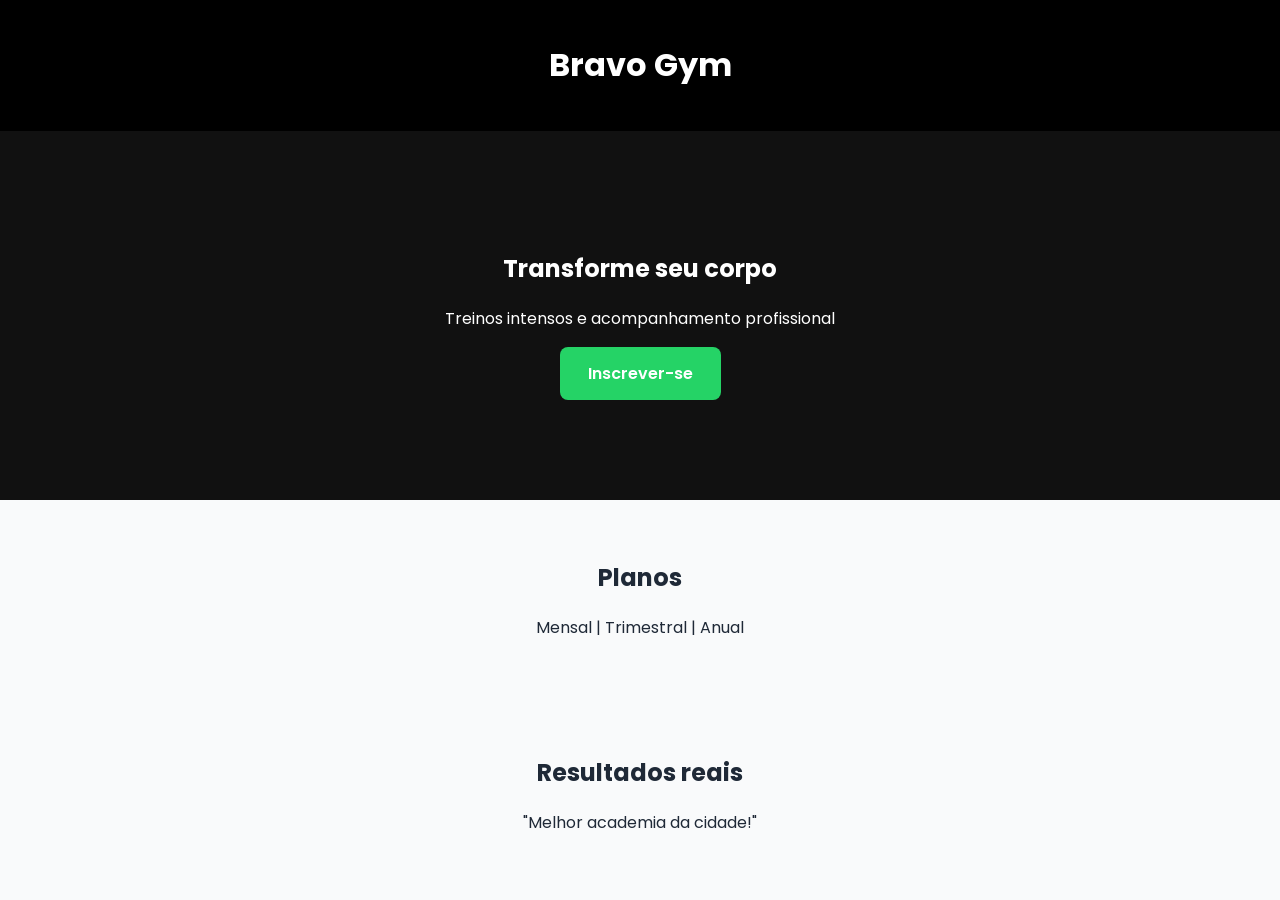
<file: projecto/static/gym-preview.html>
<!DOCTYPE html>
<html>
<head>
    <title>Bravo Gym</title>

    <link href="https://fonts.googleapis.com/css2?family=Poppins:wght@300;400;600;700&display=swap" rel="stylesheet">


    <style>
        body { margin:0; font-family: Arial; }
        header { background:black; color:white; padding:20px; text-align:center; }
        .hero { padding:80px; text-align:center; background:#111; color:white; }
        .btn { background:#e74c3c; padding:15px 25px; color:white; text-decoration:none; }
        .section { padding:40px; text-align:center; }





        body {
            margin: 0;
            font-family: 'Poppins', sans-serif;
            background: #f9fafb;
            color: #1f2937;
        }

        .container {
            max-width: 1100px;
            margin: auto;
            padding: 40px 20px;
        }

        .btn {
            display: inline-block;
            padding: 14px 28px;
            background: #25D366;
            color: white;
            border-radius: 8px;
            text-decoration: none;
            font-weight: 600;
        }

        .hero {
            padding: 100px 20px;
            text-align: center;
        }


    </style>
</head>
<body>

<header>
    <h1>Bravo Gym</h1>
</header>

<div class="hero">
    <h2>Transforme seu corpo</h2>
    <p>Treinos intensos e acompanhamento profissional</p>
    <a class="btn" href="https://wa.me/244932740023">Inscrever-se</a>
</div>

<div class="section">
    <h2>Planos</h2>
    <p>Mensal | Trimestral | Anual</p>
</div>

<div class="section">
    <h2>Resultados reais</h2>
    <p>"Melhor academia da cidade!"</p>
</div>

</body>
</html>
</file>
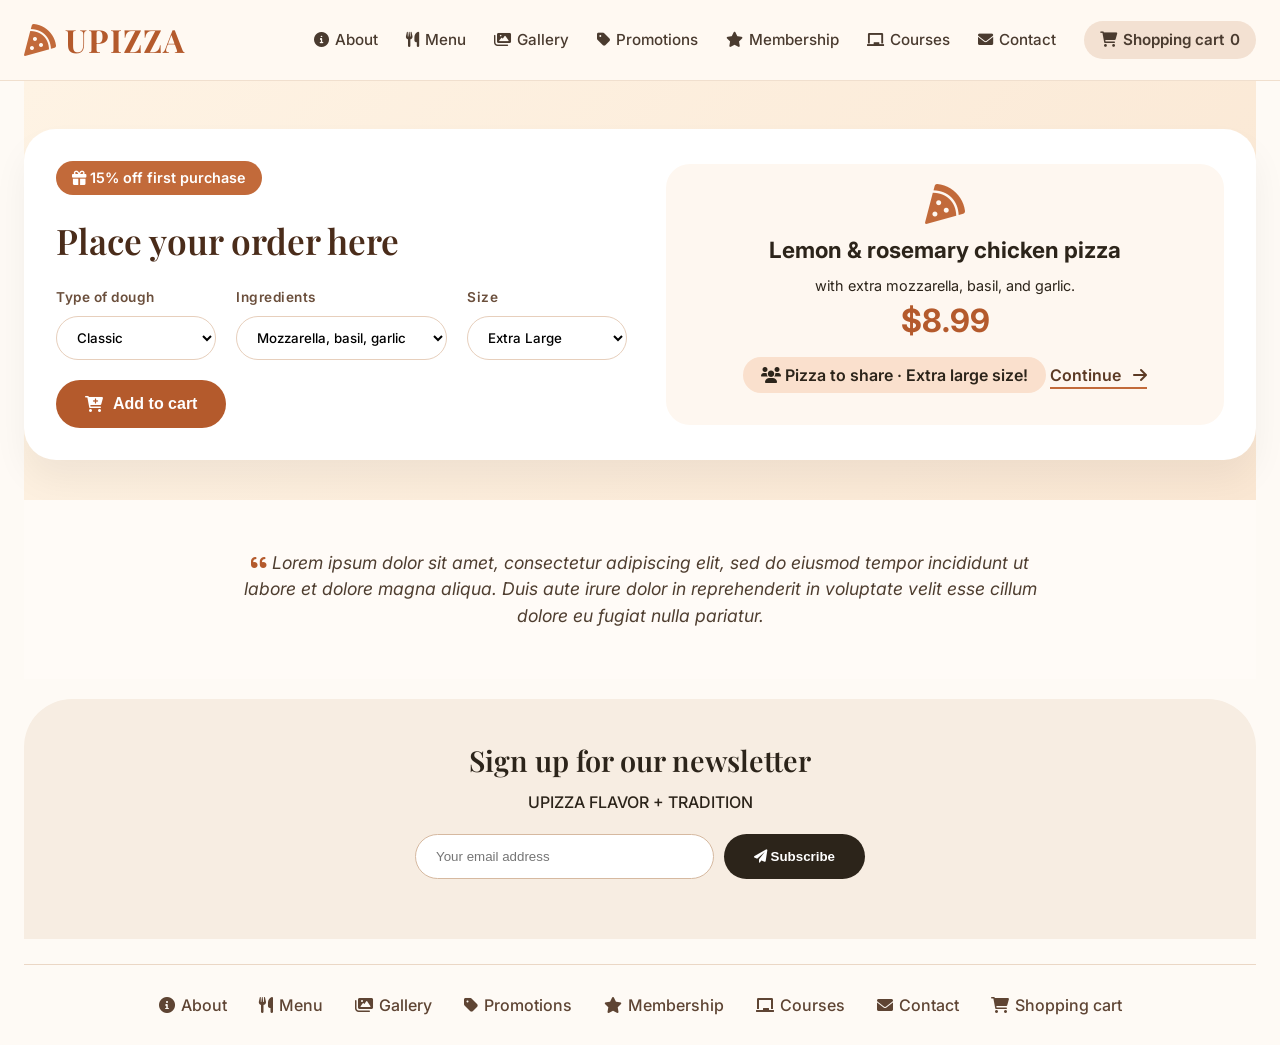
<file: projecto/static/pizza-preview.html>
<!DOCTYPE html>
<html lang="en">
<head>
  <meta charset="UTF-8">
  <meta name="viewport" content="width=device-width, initial-scale=1.0, maximum-scale=1.0, user-scalable=yes">
  <title>UPIZZA · Flavor + Tradition</title>
  <!-- Font Awesome 6 (icons) -->
  <link rel="stylesheet" href="https://cdnjs.cloudflare.com/ajax/libs/font-awesome/6.0.0-beta3/css/all.min.css">
  <!-- Google Fonts: modern & readable -->
  <link rel="preconnect" href="https://fonts.googleapis.com">
  <link rel="preconnect" href="https://fonts.gstatic.com" crossorigin>
  <link href="https://fonts.googleapis.com/css2?family=Inter:opsz,wght@14..32,400;14..32,500;14..32,600;14..32,700&family=Playfair+Display:ital,wght@0,500;0,600;0,700;1,500&display=swap" rel="stylesheet">
  <style>
    * {
      margin: 0;
      padding: 0;
      box-sizing: border-box;
    }

    body {
      font-family: 'Inter', sans-serif;
      background: #fefaf5;
      color: #2c241a;
      line-height: 1.5;
    }

    h1, h2, h3, .serif {
      font-family: 'Playfair Display', serif;
      font-weight: 600;
    }

    .container {
      max-width: 1280px;
      margin: 0 auto;
      padding: 0 24px;
    }

    /* ===== NAVIGATION ===== */
    .navbar {
      background: #fff9f2;
      border-bottom: 1px solid #f0dfce;
      position: sticky;
      top: 0;
      z-index: 50;
      backdrop-filter: blur(6px);
      background: rgba(255, 249, 242, 0.9);
    }

    .nav-container {
      display: flex;
      align-items: center;
      justify-content: space-between;
      flex-wrap: wrap;
      padding: 16px 24px;
    }

    .logo {
      font-family: 'Playfair Display', serif;
      font-size: 2rem;
      font-weight: 700;
      letter-spacing: 1px;
      color: #b45a2c;
      display: flex;
      align-items: center;
      gap: 8px;
    }

    .logo i {
      font-size: 2rem;
      color: #c26a3a;
    }

    .nav-links {
      display: flex;
      align-items: center;
      gap: 28px;
      flex-wrap: wrap;
      font-weight: 500;
    }

    .nav-links a {
      text-decoration: none;
      color: #4a3b2f;
      font-size: 0.95rem;
      transition: color 0.2s;
      display: flex;
      align-items: center;
      gap: 6px;
    }

    .nav-links a:hover {
      color: #b45a2c;
    }

    .cart-icon {
      background: #f3e1d2;
      padding: 8px 16px;
      border-radius: 30px;
      font-weight: 600;
    }

    .hamburger {
      display: none;
      font-size: 1.8rem;
      cursor: pointer;
      color: #5c3e2b;
    }

    /* ===== HERO / ORDER SECTION ===== */
    .hero-order {
      background: linear-gradient(135deg, #fef3e4 0%, #fae7d3 100%);
      padding: 48px 0 40px;
    }

    .order-card {
      background: #ffffff;
      border-radius: 32px;
      box-shadow: 0 20px 35px rgba(0,0,0,0.05);
      padding: 32px;
      display: flex;
      flex-wrap: wrap;
      gap: 32px;
      align-items: center;
      justify-content: space-between;
    }

    .order-left {
      flex: 1 1 300px;
    }

    .order-left h2 {
      font-size: 2.2rem;
      margin-bottom: 8px;
      color: #4a2c1a;
    }

    .discount-badge {
      background: #c26a3a;
      color: white;
      display: inline-block;
      padding: 6px 16px;
      border-radius: 30px;
      font-weight: 600;
      font-size: 0.9rem;
      margin-bottom: 20px;
    }

    .pizza-options {
      display: flex;
      flex-wrap: wrap;
      gap: 20px;
      margin: 20px 0;
    }

    .option-group {
      display: flex;
      flex-direction: column;
      gap: 8px;
    }

    .option-group label {
      font-weight: 600;
      font-size: 0.85rem;
      color: #6b4f3c;
      letter-spacing: 0.5px;
    }

    select, .size-selector {
      padding: 12px 16px;
      border: 1px solid #e7cfbc;
      border-radius: 30px;
      background: white;
      font-family: 'Inter', sans-serif;
      min-width: 160px;
      cursor: pointer;
      outline: none;
      font-weight: 500;
    }

    .add-cart-btn {
      background: #b45a2c;
      color: white;
      border: none;
      padding: 14px 28px;
      border-radius: 40px;
      font-weight: 600;
      font-size: 1rem;
      display: flex;
      align-items: center;
      gap: 10px;
      margin-top: 16px;
      cursor: pointer;
      transition: background 0.3s;
      border: 1px solid transparent;
    }

    .add-cart-btn:hover {
      background: #9b4a22;
    }

    .order-right {
      flex: 1 1 280px;
      background: #fef7f0;
      border-radius: 24px;
      padding: 20px;
      text-align: center;
    }

    .featured-pizza {
      font-weight: 700;
      font-size: 1.4rem;
      margin: 8px 0;
    }

    .price {
      font-size: 2rem;
      font-weight: 700;
      color: #b45a2c;
    }

    .extralarge-badge {
      background: #fae0cd;
      border-radius: 20px;
      padding: 6px 18px;
      display: inline-block;
      margin: 12px 0;
      font-weight: 600;
    }

    .continue-link {
      display: inline-flex;
      align-items: center;
      gap: 12px;
      color: #5c3a24;
      font-weight: 600;
      text-decoration: none;
      margin-top: 15px;
      border-bottom: 2px solid #c26a3a;
    }

    /* ===== ABOUT / TEXT SECTION ===== */
    .about-text {
      padding: 50px 0;
      background: #fffbf7;
    }

    .about-text p {
      max-width: 800px;
      margin: 0 auto;
      font-size: 1.1rem;
      color: #4f3e30;
      text-align: center;
      font-style: italic;
    }

    /* ===== NEWSLETTER ===== */
    .newsletter {
      background: #f7ede2;
      padding: 40px 24px;
      text-align: center;
      border-radius: 48px 48px 0 0;
      margin-top: 20px;
    }

    .newsletter h3 {
      font-size: 1.8rem;
      margin-bottom: 8px;
    }

    .newsletter-form {
      display: flex;
      max-width: 450px;
      margin: 20px auto;
      gap: 10px;
    }

    .newsletter-form input {
      flex: 1;
      padding: 14px 20px;
      border: 1px solid #d6b9a0;
      border-radius: 40px;
      outline: none;
    }

    .newsletter-form button {
      background: #2c241a;
      color: white;
      border: none;
      padding: 0 30px;
      border-radius: 40px;
      font-weight: 600;
      cursor: pointer;
    }

    /* ===== BOTTOM NAV (pages mock) ===== */
    .bottom-nav {
      display: flex;
      justify-content: center;
      flex-wrap: wrap;
      gap: 32px;
      padding: 28px 0;
      border-top: 1px solid #ebd7c5;
      margin-top: 25px;
      font-weight: 500;
      color: #5e4433;
    }

    .bottom-nav span {
      cursor: pointer;
      display: flex;
      align-items: center;
      gap: 6px;
    }

    .bottom-nav span:hover {
      color: #b45a2c;
    }

    /* ===== PAGES (hidden/shown via JS) ===== */
    .page {
      display: none;
    }

    .page.active {
      display: block;
    }

    .page-content {
      min-height: 60vh;
      padding: 40px 24px;
      background: #fffaf5;
      border-radius: 30px;
      margin: 20px 0;
    }

    .menu-grid {
      display: grid;
      grid-template-columns: repeat(auto-fit, minmax(200px, 1fr));
      gap: 24px;
      margin-top: 30px;
    }

    .menu-item {
      background: white;
      padding: 16px;
      border-radius: 20px;
      box-shadow: 0 5px 15px rgba(0,0,0,0.03);
      text-align: center;
    }

    .gallery-grid {
      display: grid;
      grid-template-columns: repeat(auto-fit, minmax(180px, 1fr));
      gap: 20px;
    }

    .gallery-img {
      background: #eddacb;
      height: 160px;
      border-radius: 24px;
      display: flex;
      align-items: center;
      justify-content: center;
      color: #8b5a3a;
      font-size: 2rem;
    }

    .cart-sidebar {
      background: #fff3e8;
      border-radius: 24px;
      padding: 20px;
    }

    @media (max-width: 768px) {
      .nav-links {
        display: none;
        flex-direction: column;
        width: 100%;
        background: #fff9f2;
        padding: 20px;
        margin-top: 16px;
        border-radius: 20px;
      }
      .nav-links.show {
        display: flex;
      }
      .hamburger {
        display: block;
      }
      .order-card {
        flex-direction: column;
      }
    }
  </style>
</head>
<body>
  <header class="navbar">
    <div class="nav-container">
      <div class="logo">
        <i class="fas fa-pizza-slice"></i> UPIZZA
      </div>
      <div class="hamburger" id="hamburgerBtn">
        <i class="fas fa-bars"></i>
      </div>
      <nav class="nav-links" id="navLinks">
        <a href="#" class="nav-item" data-page="about"><i class="fas fa-info-circle"></i> About</a>
        <a href="#" class="nav-item" data-page="menu"><i class="fas fa-utensils"></i> Menu</a>
        <a href="#" class="nav-item" data-page="gallery"><i class="fas fa-images"></i> Gallery</a>
        <a href="#" class="nav-item" data-page="promotions"><i class="fas fa-tag"></i> Promotions</a>
        <a href="#" class="nav-item" data-page="membership"><i class="fas fa-star"></i> Membership</a>
        <a href="#" class="nav-item" data-page="courses"><i class="fas fa-chalkboard"></i> Courses</a>
        <a href="#" class="nav-item" data-page="contact"><i class="fas fa-envelope"></i> Contact</a>
        <a href="#" class="nav-item cart-icon" data-page="cart"><i class="fas fa-shopping-cart"></i> Shopping cart <span id="cartCount">0</span></a>
      </nav>
    </div>
  </header>

  <!-- MAIN DYNAMIC PAGES -->
  <main class="container">
    <!-- Default Home/Order page (visible) -->
    <div id="homePage" class="page active">
      <div class="hero-order">
        <div class="order-card">
          <div class="order-left">
            <span class="discount-badge"><i class="fas fa-gift"></i> 15% off first purchase</span>
            <h2>Place your order here</h2>
            <div class="pizza-options">
              <div class="option-group">
                <label>Type of dough</label>
                <select id="doughSelect">
                  <option>Classic</option>
                  <option>Thin & Crispy</option>
                  <option>Gluten-Free</option>
                  <option>Sourdough</option>
                </select>
              </div>
              <div class="option-group">
                <label>Ingredients</label>
                <select id="ingredientsSelect">
                  <option>Mozzarella, basil, garlic</option>
                  <option>Pepperoni & mushrooms</option>
                  <option>Margherita</option>
                  <option>Veggie supreme</option>
                </select>
              </div>
              <div class="option-group">
                <label>Size</label>
                <select id="sizeSelect">
                  <option>Medium</option>
                  <option>Large</option>
                  <option selected>Extra Large</option>
                </select>
              </div>
            </div>
            <button class="add-cart-btn" id="addToCartBtn"><i class="fas fa-cart-plus"></i> Add to cart</button>
          </div>
          <div class="order-right">
            <i class="fas fa-pizza-slice" style="font-size: 2.5rem; color: #c26a3a;"></i>
            <div class="featured-pizza">Lemon & rosemary chicken pizza</div>
            <div style="font-size:0.9rem;">with extra mozzarella, basil, and garlic.</div>
            <div class="price">$8.99</div>
            <div class="extralarge-badge"><i class="fas fa-users"></i> Pizza to share · Extra large size!</div>
            <a href="#" class="continue-link" id="continueShoppingLink">Continue <i class="fas fa-arrow-right"></i></a>
          </div>
        </div>
      </div>

      <div class="about-text">
        <p><i class="fas fa-quote-left" style="color:#b45a2c;"></i> Lorem ipsum dolor sit amet, consectetur adipiscing elit, sed do eiusmod tempor incididunt ut labore et dolore magna aliqua. Duis aute irure dolor in reprehenderit in voluptate velit esse cillum dolore eu fugiat nulla pariatur.</p>
      </div>

      <div class="newsletter">
        <h3>Sign up for our newsletter</h3>
        <p style="font-weight:500;">UPIZZA FLAVOR + TRADITION</p>
        <div class="newsletter-form">
          <input type="email" placeholder="Your email address" id="newsletterEmail">
          <button id="newsletterBtn"><i class="fas fa-paper-plane"></i> Subscribe</button>
        </div>
      </div>

      <div class="bottom-nav">
        <span class="nav-item" data-page="about"><i class="fas fa-info-circle"></i> About</span>
        <span class="nav-item" data-page="menu"><i class="fas fa-utensils"></i> Menu</span>
        <span class="nav-item" data-page="gallery"><i class="fas fa-images"></i> Gallery</span>
        <span class="nav-item" data-page="promotions"><i class="fas fa-tag"></i> Promotions</span>
        <span class="nav-item" data-page="membership"><i class="fas fa-star"></i> Membership</span>
        <span class="nav-item" data-page="courses"><i class="fas fa-chalkboard"></i> Courses</span>
        <span class="nav-item" data-page="contact"><i class="fas fa-envelope"></i> Contact</span>
        <span class="nav-item" data-page="cart"><i class="fas fa-shopping-cart"></i> Shopping cart</span>
      </div>
    </div>

    <!-- Other pages dynamically filled -->
    <div id="aboutPage" class="page"><div class="page-content"><h2><i class="fas fa-history"></i> About UPIZZA</h2><p style="margin-top:20px;">Tradition since 1987. Hand-stretched dough, wood-fired flavor. We believe pizza brings people together.</p></div></div>
    <div id="menuPage" class="page"><div class="page-content"><h2>Our Menu</h2><div class="menu-grid"><div class="menu-item"><i class="fas fa-pizza-slice fa-2x"></i><h4>Margherita</h4><p>$7.99</p></div><div class="menu-item"><i class="fas fa-pepper-hot fa-2x"></i><h4>Pepperoni</h4><p>$9.49</p></div><div class="menu-item"><i class="fas fa-leaf fa-2x"></i><h4>Veggie</h4><p>$8.99</p></div><div class="menu-item"><i class="fas fa-drumstick-bite fa-2x"></i><h4>Chicken BBQ</h4><p>$10.49</p></div></div></div></div>
    <div id="galleryPage" class="page"><div class="page-content"><h2>Gallery</h2><div class="gallery-grid"><div class="gallery-img"><i class="fas fa-utensils"></i></div><div class="gallery-img"><i class="fas fa-wine-glass-alt"></i></div><div class="gallery-img"><i class="fas fa-fire"></i></div><div class="gallery-img"><i class="fas fa-users"></i></div></div></div></div>
    <div id="promotionsPage" class="page"><div class="page-content"><h2>Promotions</h2><p>🎉 Happy Hour: 2-for-1 on Tuesdays! Use code <strong>UPIZZA15</strong> for 15% off.</p></div></div>
    <div id="membershipPage" class="page"><div class="page-content"><h2>Membership</h2><p>Join UPIZZA Club: earn points, free delivery, exclusive tastings.</p></div></div>
    <div id="coursesPage" class="page"><div class="page-content"><h2>Pizza Courses</h2><p>Learn to make authentic Neapolitan pizza. Saturdays 10AM.</p></div></div>
    <div id="contactPage" class="page"><div class="page-content"><h2>Contact</h2><p><i class="fas fa-phone"></i> (123) 456-7890 · <i class="fas fa-map-marker-alt"></i> 26 Flavor St, Foodtown</p></div></div>
    <div id="cartPage" class="page"><div class="page-content cart-sidebar"><h2><i class="fas fa-shopping-basket"></i> Your Cart</h2><div id="cartItems"><p>No items yet. Add a delicious pizza!</p></div><p><strong>Total items: <span id="cartTotalItems">0</span></strong></p></div></div>
  </main>

  <script>
    (function() {
      // --- State ---
      let cart = [];
      
      // DOM elements
      const pages = {
        home: document.getElementById('homePage'),
        about: document.getElementById('aboutPage'),
        menu: document.getElementById('menuPage'),
        gallery: document.getElementById('galleryPage'),
        promotions: document.getElementById('promotionsPage'),
        membership: document.getElementById('membershipPage'),
        courses: document.getElementById('coursesPage'),
        contact: document.getElementById('contactPage'),
        cart: document.getElementById('cartPage')
      };

      const navLinks = document.querySelectorAll('.nav-item');
      const hamburgerBtn = document.getElementById('hamburgerBtn');
      const navLinksContainer = document.getElementById('navLinks');
      const addToCartBtn = document.getElementById('addToCartBtn');
      const doughSelect = document.getElementById('doughSelect');
      const ingredientsSelect = document.getElementById('ingredientsSelect');
      const sizeSelect = document.getElementById('sizeSelect');
      const cartCountSpan = document.getElementById('cartCount');
      const cartItemsDiv = document.getElementById('cartItems');
      const cartTotalSpan = document.getElementById('cartTotalItems');
      const newsletterBtn = document.getElementById('newsletterBtn');
      const newsletterEmail = document.getElementById('newsletterEmail');
      const continueLink = document.getElementById('continueShoppingLink');

      // Helper: switch page
      function showPage(pageId) {
        Object.values(pages).forEach(p => p.classList.remove('active'));
        if (pages[pageId]) {
          pages[pageId].classList.add('active');
        } else {
          // fallback to home
          pages.home.classList.add('active');
        }
        // close mobile menu after navigation
        if (window.innerWidth <= 768) {
          navLinksContainer.classList.remove('show');
        }
        // if cart page, render cart
        if (pageId === 'cart') {
          renderCart();
        }
      }

      // Update cart UI
      function updateCartCount() {
        const total = cart.reduce((sum, item) => sum + item.quantity, 0);
        if (cartCountSpan) cartCountSpan.textContent = total;
      }

      function renderCart() {
        if (!cartItemsDiv) return;
        if (cart.length === 0) {
          cartItemsDiv.innerHTML = '<p>🍕 Your cart is empty. Add a pizza!</p>';
        } else {
          let html = '<ul style="list-style:none; padding:0;">';
          cart.forEach((item, index) => {
            html += `<li style="display:flex; justify-content:space-between; align-items:center; padding:8px 0; border-bottom:1px solid #e7cfbc;">
              <span><strong>${item.name}</strong> (${item.dough}, ${item.size})</span>
              <span>$${item.price} x${item.quantity}</span>
              <button data-remove="${index}" style="background:none; border:none; color:#b45a2c; cursor:pointer;"><i class="fas fa-trash-alt"></i></button>
            </li>`;
          });
          html += '</ul>';
          cartItemsDiv.innerHTML = html;
          
          // Attach remove listeners
          document.querySelectorAll('[data-remove]').forEach(btn => {
            btn.addEventListener('click', function(e) {
              const idx = parseInt(this.getAttribute('data-remove'));
              if (!isNaN(idx) && idx >= 0 && idx < cart.length) {
                cart.splice(idx, 1);
                updateCartCount();
                renderCart();
                if (cartTotalSpan) cartTotalSpan.textContent = cart.reduce((s,i)=> s+i.quantity,0);
              }
            });
          });
        }
        if (cartTotalSpan) cartTotalSpan.textContent = cart.reduce((s, i) => s + i.quantity, 0);
      }

      // Add to cart handler
      function addPizzaToCart() {
        const dough = doughSelect ? doughSelect.value : 'Classic';
        const ingredients = ingredientsSelect ? ingredientsSelect.value : 'Mozzarella, basil';
        const size = sizeSelect ? sizeSelect.value : 'Extra Large';
        
        // Base price logic (simplified)
        let basePrice = 8.99;
        if (size === 'Large') basePrice = 9.99;
        else if (size === 'Extra Large') basePrice = 11.49;
        if (dough === 'Gluten-Free') basePrice += 1.5;
        
        const pizzaName = `Lemon & rosemary chicken pizza`;
        const existing = cart.find(item => 
          item.name === pizzaName && item.dough === dough && item.size === size
        );
        
        if (existing) {
          existing.quantity += 1;
        } else {
          cart.push({
            name: pizzaName,
            dough: dough,
            ingredients: ingredients,
            size: size,
            price: basePrice.toFixed(2),
            quantity: 1
          });
        }
        
        updateCartCount();
        // small feedback
        alert(`✅ Added to cart: ${pizzaName} (${dough}, ${size})`);
        
        // Optional: show cart page after add? We can stay or gently move.
        // For better UX, we stay on home but cart updates.
      }

      // Navigation event listeners
      navLinks.forEach(link => {
        link.addEventListener('click', function(e) {
          e.preventDefault();
          const pageAttr = this.getAttribute('data-page');
          if (pageAttr) {
            showPage(pageAttr);
          }
        });
      });

      // Hamburger toggle
      if (hamburgerBtn) {
        hamburgerBtn.addEventListener('click', () => {
          navLinksContainer.classList.toggle('show');
        });
      }

      // Add to cart button
      if (addToCartBtn) {
        addToCartBtn.addEventListener('click', addPizzaToCart);
      }

      // Newsletter signup
      if (newsletterBtn) {
        newsletterBtn.addEventListener('click', function() {
          const email = newsletterEmail.value.trim();
          if (email && email.includes('@')) {
            alert(`📬 Thank you! ${email} subscribed to UPIZZA flavor + tradition.`);
            newsletterEmail.value = '';
          } else {
            alert('Please enter a valid email address.');
          }
        });
      }

      // Continue shopping link scrolls or stays on home (already home)
      if (continueLink) {
        continueLink.addEventListener('click', function(e) {
          e.preventDefault();
          showPage('home');
          window.scrollTo({ top: 0, behavior: 'smooth' });
        });
      }

      // Also handle bottom nav items (they are span with class nav-item)
      document.querySelectorAll('.bottom-nav .nav-item').forEach(span => {
        span.addEventListener('click', function(e) {
          const pageAttr = this.getAttribute('data-page');
          if (pageAttr) {
            showPage(pageAttr);
            window.scrollTo({ top: 0, behavior: 'smooth' });
          }
        });
      });

      // Initial cart render on load if cart page active (not default)
      updateCartCount();
      
      // For any dynamic cart rendering when page becomes visible, we already call in showPage
      // Also attach remove listeners globally? done inside renderCart.
      window.addEventListener('load', () => {
        // ensure home active
        if (!document.querySelector('.page.active')) {
          showPage('home');
        }
      });

      // Extra: close mobile menu when clicking outside? simple version.
      document.addEventListener('click', function(event) {
        if (window.innerWidth <= 768) {
          if (!event.target.closest('#navLinks') && !event.target.closest('#hamburgerBtn')) {
            navLinksContainer.classList.remove('show');
          }
        }
      });

    })();
  </script>
</body>
</html>
</file>
